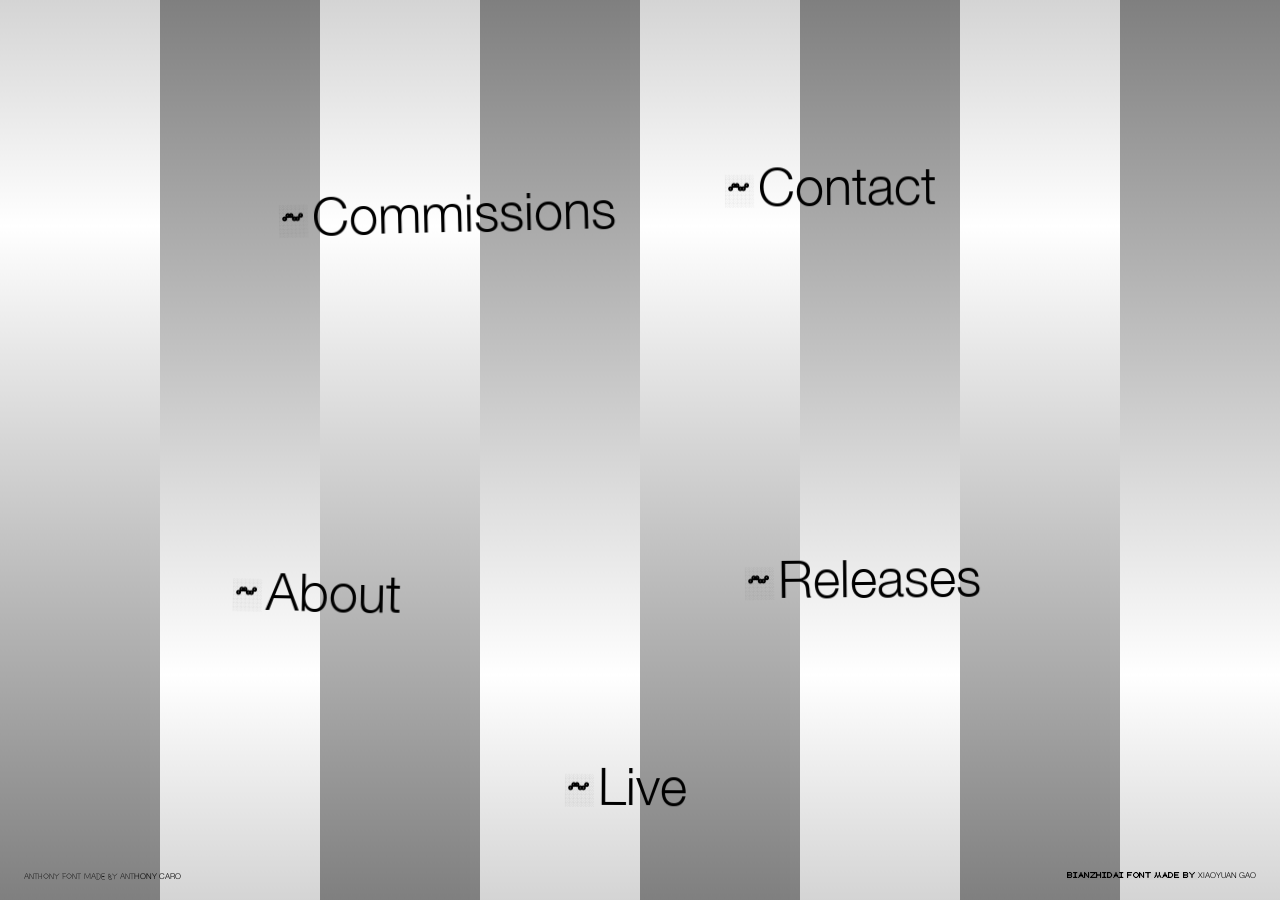
<file: index.html>
<!DOCTYPE html>

<html lang="en">
<head>

<link rel="canonical" href="https://erikmettavainio.info">

<meta property="og:type" content="website">
<meta property="og:title" content="Erik Mettävainio | Electro-acoustic Composer">
<meta property="og:description" content="Swedish electro-acoustic composer based in Stockholm.">
<meta property="og:url" content="https://erikmettavainio.info">
<meta property="og:image" content="https://erikmettavainio.info/preview.jpg">

<meta name="twitter:card" content="summary_large_image">
<meta name="twitter:title" content="Erik Mettävainio | Electro-acoustic Composer">
<meta name="twitter:description" content="Swedish electro-acoustic composer based in Stockholm.">
<meta name="twitter:image" content="https://erikmettavainio.info/preview.jpg">

<script type="application/ld+json">
{
  "@context": "https://schema.org",
  "@type": "Person",
  "name": "Erik Mettävainio",
  "url": "https://erikmettavainio.info",
  "jobTitle": "Electro-acoustic Composer",
  "description": "Swedish electro-acoustic composer based in Stockholm.",
  "sameAs": [
  "https://erikmettavainio.bandcamp.com",
  "https://www.instagram.com/ebmett1000000",
  "https://open.spotify.com/artist/6Z82xvXreZVAIDY9YG9X0H"
]
}
</script>

<meta charset="UTF-8">
<meta name="viewport" content="width=device-width, initial-scale=1.0">

<link rel="icon" type="image/png" href="favicon.png">

<title>Erik Mettävainio - Electro-acoustic composer</title>
  <meta name="description"
content="Erik Mettävainio is a Swedish electro-acoustic composer based in Stockholm.">

<style>
@font-face {
  font-family: "Bianzhidai";
  src: url("assets/fonts/bianzhidai.otf") format("opentype");
}

@font-face {
  font-family: "Anthony";
  src: url("assets/fonts/Anthony.otf") format("opentype");
}

@font-face {
  font-family: "HelveticaCustom";
  src: url("assets/fonts/helveticaneue-light.woff2") format("woff2");
}

* {
  margin: 0;
  padding: 0;
  box-sizing: border-box;
}

html {
  background: white;
  transition: filter 0.15s ease;
}

html.invert-click {
  filter: invert(1);
}

body {
  background: white;
  color: black;
  font-family: "HelveticaCustom", Helvetica, Arial, sans-serif;
  font-weight: 300;
  overflow: hidden;
}

.home-page {
  width: 100vw;
  height: 100vh;
  position: relative;
}

/* BACKGROUND */

.gradient-background {
  position: fixed;
  inset: 0;
  display: flex;
  overflow: hidden;
  z-index: 0;
  pointer-events: none;
}

.gradient-band {
  flex: 1;
  height: 100%;
  overflow: hidden;
  position: relative;
}

.gradient-band::before {
  content: "";
  position: absolute;
  left: 0;
  top: -100%;
  width: 100%;
  height: 300%;
  background: linear-gradient(
    to bottom,
    #000 0%,
    #fff 50%,
    #000 100%
  );
  transform: translateY(var(--shift));
  will-change: transform;
}

/* NAVIGATION */

.nav-link {
  position: absolute;
  z-index: 2;
  color: black;
  text-decoration: none;
  font-size: 52px;
  font-weight: 300;
  line-height: 1;
  transition: opacity .2s ease;
}

.nav-link:hover {
  opacity: .6;
}

.tilde {
  font-family: "Bianzhidai", monospace;
  font-size: 32px;
  margin-right: 4px;
  vertical-align: 5px;
}

.font-react-letter {
  display: inline-block;
  transition: font-family 0.08s ease;
}

.font-react-letter.touched-bianzhidai {
  font-family: "Bianzhidai", monospace;
}

.font-react-letter.touched-anthony {
  font-family: "Anthony", serif;
}

/* CREDIT */

.font-credit {
  position: fixed;
  bottom: 20px;
  font-size: 8px;
  line-height: 1;
  color: black;
  z-index: 10;
}

.font-credit-bianzhidai {
  right: 24px;
}

.font-credit-anthony {
  left: 24px;
}

.font-credit-letter,
.font-credit-letter-anthony {
  display: inline-block;
  transition: font-family 0.12s ease;
}

.font-credit-bianzhidai .font-credit-letter.active {
  font-family: "Bianzhidai", monospace;
}

.font-credit-anthony .font-credit-letter.active {
  font-family: "Anthony", serif;
}

.font-credit-letter.active {
  font-family: "Bianzhidai", monospace;
}

.font-credit-letter-anthony.active {
  font-family: "Anthony", serif;
}

/* MOBILE */

@media (max-width: 700px) {
  body {
    overflow: hidden;
  }

  .home-page {
    width: 100vw;
    height: 100vh;
    position: relative;
  }

  .nav-link {
    position: absolute;
    font-size: 32px;
    margin-bottom: 0;
  }

  .tilde {
    font-size: 24px;
    vertical-align: 3px;
  }

  .font-credit {
    font-size: 7px;
    bottom: 14px;
  }

  .font-credit-bianzhidai {
    right: 14px;
  }

  .font-credit-anthony {
    left: 14px;
  }
}
</style>

</head>

<body>

<main class="home-page">

  <div class="gradient-background" id="gradientBackground"></div>

<a class="nav-link" href="about.html"><span class="tilde">~</span>About</a><a class="nav-link" href="contact.html"><span class="tilde">~</span>Contact</a><a class="nav-link" href="releases.html"><span class="tilde">~</span>Releases</a><a class="nav-link" href="commissions.html"><span class="tilde">~</span>Commissions</a><a class="nav-link" href="live.html"><span class="tilde">~</span>Live</a>

  <p class="font-credit font-credit-anthony">
    ANTHONY FONT MADE BY ANTHONY CARO
  </p>

  <p class="font-credit font-credit-bianzhidai">
    BIANZHIDAI FONT MADE BY XIAOYUAN GAO
  </p>

</main>

<script>
const bandCount = 8;
const gradientBackground = document.getElementById("gradientBackground");
const gradientBands = [];

let backgroundMouseX = window.innerWidth / 2;
let backgroundMouseY = window.innerHeight / 2;

let gyroX = 0;
let gyroY = 0;
let hasGyro = false;

const hasFinePointer = window.matchMedia("(hover: hover) and (pointer: fine)").matches;

for (let i = 0; i < bandCount; i++) {
  const band = document.createElement("div");
  band.className = "gradient-band";
  gradientBackground.appendChild(band);

  gradientBands.push({
    element: band,
    currentShift: 0
  });
}

window.addEventListener("mousemove", (e) => {
  if (!hasFinePointer) return;

  backgroundMouseX = e.clientX;
  backgroundMouseY = e.clientY;
});

function enableGyro() {
  if (!window.DeviceOrientationEvent) return;

  const startGyro = () => {
    window.addEventListener("deviceorientation", (e) => {
      if (e.beta === null || e.gamma === null) return;

      hasGyro = true;

      gyroX = Math.max(-1, Math.min(1, e.gamma / 35));
      gyroY = Math.max(-1, Math.min(1, e.beta / 45));
    });
  };

  if (typeof DeviceOrientationEvent.requestPermission === "function") {
    const requestGyroPermission = async () => {
      try {
        const permission = await DeviceOrientationEvent.requestPermission();
        if (permission === "granted") startGyro();
      } catch (error) {
        console.log("Gyro permission was not granted.");
      }
    };

    document.body.addEventListener("click", requestGyroPermission, { once: true });
    document.body.addEventListener("touchstart", requestGyroPermission, { once: true });
  } else {
    startGyro();
  }
}

enableGyro();

function animateGradientBackground(time) {
  const width = window.innerWidth;
  const height = window.innerHeight;
  const bandWidth = width / bandCount;

  gradientBands.forEach((band, i) => {
    const base = i % 2 === 0 ? -height * 0.25 : height * 0.25;
    let targetShift;

    if (hasFinePointer) {
      const bandCenterX = i * bandWidth + bandWidth / 2;
      const distanceX = Math.abs(backgroundMouseX - bandCenterX);
      const influence = Math.max(0, 1 - distanceX / 280);

      const distanceY = backgroundMouseY - height / 2;
      const repel = -distanceY * influence * 1.1;

      targetShift = base + repel;
    } else {
      const wave = Math.sin(time * 0.0007 + i * 0.9) * height * 0.18;

      const gyroMove = hasGyro
        ? gyroY * height * 0.35 + gyroX * height * 0.12 * Math.sin(i * 0.9)
        : 0;

      targetShift = base + wave + gyroMove;
    }

    band.currentShift += (targetShift - band.currentShift) * 0.08;

    band.element.style.setProperty(
      "--shift",
      `${band.currentShift}px`
    );
  });

  requestAnimationFrame(animateGradientBackground);
}

requestAnimationFrame(animateGradientBackground);

const links = document.querySelectorAll(".nav-link");

/* Wrap visible nav text in letter spans */

links.forEach(link => {
  const textNodes = [];

  const walker = document.createTreeWalker(
    link,
    NodeFilter.SHOW_TEXT,
    null
  );

  while (walker.nextNode()) {
    textNodes.push(walker.currentNode);
  }

  textNodes.forEach(node => {
    const fragment = document.createDocumentFragment();

    [...node.textContent].forEach(char => {
      const span = document.createElement("span");
      span.textContent = char;
      span.className = "font-react-letter";
      fragment.appendChild(span);
    });

    node.replaceWith(fragment);
  });
});

/* Floating/random nav */

const desktopZones = [
  { x: 18, y: 18 },
  { x: 62, y: 18 },
  { x: 14, y: 62 },
  { x: 58, y: 66 },
  { x: 42, y: 82 }
];

const mobileZones = [
  { x: 8, y: 14 },
  { x: 52, y: 18 },
  { x: 10, y: 58 },
  { x: 48, y: 64 },
  { x: 28, y: 82 }
];

function shuffle(array) {
  return array.sort(() => Math.random() - 0.5);
}

function clamp(value, min, max) {
  return Math.max(min, Math.min(max, value));
}

const isMobile = window.innerWidth <= 700;
const activeZones = isMobile ? mobileZones : desktopZones;
const shuffledZones = shuffle([...activeZones]);

if (isMobile) {
  links.forEach((link, index) => {
    const zone = shuffledZones[index];

    const x = zone.x + (Math.random() * 8 - 4);
    const y = zone.y + (Math.random() * 6 - 3);

    link.style.left = x + "vw";
    link.style.top = y + "vh";
    link.style.transform = "none";
  });
} else {
  const movers = [];

  links.forEach((link, index) => {
    const zone = shuffledZones[index];

    const x = (zone.x + (Math.random() * 12 - 6)) / 100 * window.innerWidth;
    const y = (zone.y + (Math.random() * 10 - 5)) / 100 * window.innerHeight;

    movers.push({
      element: link,
      x,
      y,
      vx: (Math.random() - 0.5) * 0.25,
      vy: (Math.random() - 0.5) * 0.25,
      rotation: Math.random() * 8 - 4,
      vr: (Math.random() - 0.5) * 0.025
    });
  });

  function animate() {
    movers.forEach(item => {
      const rect = item.element.getBoundingClientRect();

      item.x += item.vx;
      item.y += item.vy;
      item.rotation += item.vr;

      if (item.x <= 0 || item.x + rect.width >= window.innerWidth) {
        item.vx *= -1;
      }

      if (item.y <= 0 || item.y + rect.height >= window.innerHeight) {
        item.vy *= -1;
      }

      item.x = clamp(item.x, 0, window.innerWidth - rect.width);
      item.y = clamp(item.y, 0, window.innerHeight - rect.height);

      item.element.style.left = item.x + "px";
      item.element.style.top = item.y + "px";
      item.element.style.transform = `rotate(${item.rotation}deg)`;
    });

    requestAnimationFrame(animate);
  }

  animate();
}

/* Font-react cursor effect */

const letters = document.querySelectorAll(".font-react-letter");
const radius = 70;
const reactiveFontClasses = ["touched-bianzhidai", "touched-anthony"];

document.addEventListener("mousemove", e => {
  letters.forEach(letter => {
    const rect = letter.getBoundingClientRect();

    const dx = e.clientX - (rect.left + rect.width / 2);
    const dy = e.clientY - (rect.top + rect.height / 2);
    const distance = Math.hypot(dx, dy);
    const isTouched = distance < radius;

    if (isTouched && !letter.dataset.reactiveFont) {
      const chosenClass = Math.random() < 0.5
        ? "touched-bianzhidai"
        : "touched-anthony";

      letter.dataset.reactiveFont = chosenClass;
      letter.classList.add(chosenClass);
    }

    if (!isTouched && letter.dataset.reactiveFont) {
      letter.classList.remove(letter.dataset.reactiveFont);
      delete letter.dataset.reactiveFont;
    }
  });
});

/* Click invert */

const invertTargets = document.querySelectorAll(".nav-link");

invertTargets.forEach(target => {

  target.addEventListener("mouseenter", () => {
    document.documentElement.classList.add("invert-click");
  });

  target.addEventListener("mouseleave", () => {
    document.documentElement.classList.remove("invert-click");
  });

});

/* Credit ripple */

function setupRipple(selector, activeClass) {
  const credit = document.querySelector(selector);
  if (!credit) return;

  const text = credit.textContent.trim();
  credit.innerHTML = "";

  [...text].forEach(char => {
    const span = document.createElement("span");
    span.textContent = char === " " ? "\u00A0" : char;
    span.className = activeClass;
    credit.appendChild(span);
  });

  const letters = credit.querySelectorAll(`.${activeClass}`);

  function ripple() {
    letters.forEach((letter, index) => {
      setTimeout(() => {
        letter.classList.add("active");

        setTimeout(() => {
          letter.classList.remove("active");
        }, 1550);
      }, index * 55);
    });
  }

  ripple();
  setInterval(ripple, 4000);
}

setupRipple(".font-credit-bianzhidai", "font-credit-letter");
setupRipple(".font-credit-anthony", "font-credit-letter-anthony");

</script>

</body>
</html>
</file>
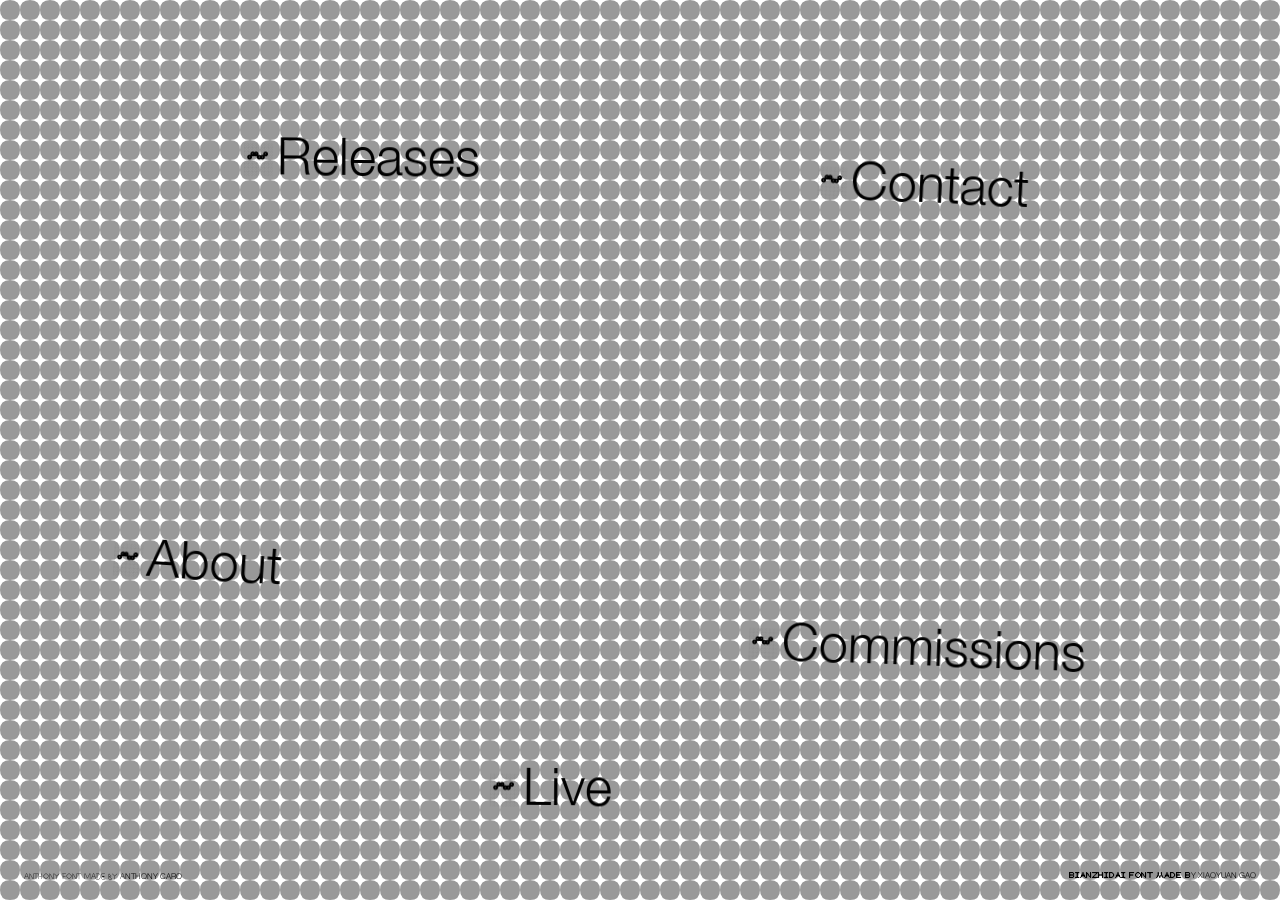
<file: 2index.html>
<!DOCTYPE html>

<html lang="en">
<head>

<link rel="canonical" href="https://erikmettavainio.info">

<meta property="og:type" content="website">
<meta property="og:title" content="Erik Mettävainio | Electro-acoustic Composer">
<meta property="og:description" content="Swedish electro-acoustic composer based in Stockholm.">
<meta property="og:url" content="https://erikmettavainio.info">
<meta property="og:image" content="https://erikmettavainio.info/preview.jpg">

<meta name="twitter:card" content="summary_large_image">
<meta name="twitter:title" content="Erik Mettävainio | Electro-acoustic Composer">
<meta name="twitter:description" content="Swedish electro-acoustic composer based in Stockholm.">
<meta name="twitter:image" content="https://erikmettavainio.info/preview.jpg">

<script type="application/ld+json">
{
  "@context": "https://schema.org",
  "@type": "Person",
  "name": "Erik Mettävainio",
  "url": "https://erikmettavainio.info",
  "jobTitle": "Electro-acoustic Composer",
  "description": "Swedish electro-acoustic composer based in Stockholm.",
  "sameAs": [
  "https://erikmettavainio.bandcamp.com",
  "https://www.instagram.com/ebmett1000000",
  "https://open.spotify.com/artist/6Z82xvXreZVAIDY9YG9X0H"
]
}
</script>

<meta charset="UTF-8">
<meta name="viewport" content="width=device-width, initial-scale=1.0">

<link rel="icon" type="image/png" href="favicon.png">

<title>Erik Mettävainio - Electro-acoustic composer</title>
  <meta name="description"
content="Erik Mettävainio is a Swedish electro-acoustic composer based in Stockholm.">

<style>
@font-face {
  font-family: "Bianzhidai";
  src: url("assets/fonts/bianzhidai.otf") format("opentype");
}

@font-face {
  font-family: "Anthony";
  src: url("assets/fonts/Anthony.otf") format("opentype");
}

@font-face {
  font-family: "HelveticaCustom";
  src: url("assets/fonts/helveticaneue-light.woff2") format("woff2");
}

* {
  margin: 0;
  padding: 0;
  box-sizing: border-box;
}

html {
  background: white;
  transition: filter 0.15s ease;
}

html.invert-click {
  filter: invert(1);
}

body {
  background: white;
  color: black;
  font-family: "HelveticaCustom", Helvetica, Arial, sans-serif;
  font-weight: 300;
  overflow: hidden;
}

.home-page {
  width: 100vw;
  height: 100vh;
  position: relative;
}

/* BACKGROUND */
.gradient-background {
  position: fixed;
  inset: 0;
  z-index: 0;
  pointer-events: none;
  overflow: hidden;
}
.gradient-background canvas {
  display: block;
  width: 100%;
  height: 100%;
}

/* NAVIGATION */

.nav-link {
  position: absolute;
  z-index: 2;
  color: black;
  text-decoration: none;
  font-size: 52px;
  font-weight: 300;
  line-height: 1;
  transition: opacity .2s ease;
}

.nav-link:hover {
  opacity: .6;
}

.tilde {
  font-family: "Bianzhidai", monospace;
  font-size: 32px;
  margin-right: 4px;
  vertical-align: 5px;
}

.font-react-letter {
  display: inline-block;
  transition: font-family 0.08s ease;
}

.font-react-letter.touched-bianzhidai {
  font-family: "Bianzhidai", monospace;
}

.font-react-letter.touched-anthony {
  font-family: "Anthony", serif;
}

/* CREDIT */

.font-credit {
  position: fixed;
  bottom: 20px;
  font-size: 8px;
  line-height: 1;
  color: black;
  z-index: 10;
}

.font-credit-bianzhidai {
  right: 24px;
}

.font-credit-anthony {
  left: 24px;
}

.font-credit-letter,
.font-credit-letter-anthony {
  display: inline-block;
  transition: font-family 0.12s ease;
}

.font-credit-bianzhidai .font-credit-letter.active {
  font-family: "Bianzhidai", monospace;
}

.font-credit-anthony .font-credit-letter.active {
  font-family: "Anthony", serif;
}

.font-credit-letter.active {
  font-family: "Bianzhidai", monospace;
}

.font-credit-letter-anthony.active {
  font-family: "Anthony", serif;
}

/* MOBILE */

@media (max-width: 700px) {
  body {
    overflow: hidden;
  }

  .home-page {
    width: 100vw;
    height: 100vh;
    position: relative;
  }

  .nav-link {
    position: absolute;
    font-size: 32px;
    margin-bottom: 0;
  }

  .tilde {
    font-size: 24px;
    vertical-align: 3px;
  }

  .font-credit {
    font-size: 7px;
    bottom: 14px;
  }

  .font-credit-bianzhidai {
    right: 14px;
  }

  .font-credit-anthony {
    left: 14px;
  }
}
</style>

</head>

<body>

<main class="home-page">

  <div class="gradient-background" id="gradientBackground"><canvas id="shapeCanvas" aria-hidden="true"></canvas></div>

<a class="nav-link" href="about.html"><span class="tilde">~</span>About</a><a class="nav-link" href="contact.html"><span class="tilde">~</span>Contact</a><a class="nav-link" href="releases.html"><span class="tilde">~</span>Releases</a><a class="nav-link" href="commissions.html"><span class="tilde">~</span>Commissions</a><a class="nav-link" href="live.html"><span class="tilde">~</span>Live</a>

  <p class="font-credit font-credit-anthony">
    ANTHONY FONT MADE BY ANTHONY CARO
  </p>

  <p class="font-credit font-credit-bianzhidai">
    BIANZHIDAI FONT MADE BY XIAOYUAN GAO
  </p>

</main>

<script>
/* Optimized circle-to-square background: static grid + small dirty region. */
const canvas = document.getElementById("shapeCanvas");
const ctx = canvas.getContext("2d", { alpha: false });
const CELL = 20;
const INFLUENCE_RADIUS = 190;
const SHAPE_COLOR = "#999999";
const BACKGROUND_COLOR = "#ffffff";
const pointer = { x: -10000, y: -10000, active: false };
const staticCanvas = document.createElement("canvas");
const staticCtx = staticCanvas.getContext("2d", { alpha: false });
let width, height, columns, rows, dpr, morph, dirty = null, framePending = false;

function drawShape(context, x, y, radius) {
  const r = radius, right = x + CELL, bottom = y + CELL;
  context.moveTo(x + r, y);
  context.lineTo(right - r, y);
  context.quadraticCurveTo(right, y, right, y + r);
  context.lineTo(right, bottom - r);
  context.quadraticCurveTo(right, bottom, right - r, bottom);
  context.lineTo(x + r, bottom);
  context.quadraticCurveTo(x, bottom, x, bottom - r);
  context.lineTo(x, y + r);
  context.quadraticCurveTo(x, y, x + r, y);
  context.closePath();
}

function resizeGrid() {
  width = window.innerWidth;
  height = window.innerHeight;
  // One canvas pixel per CSS pixel keeps the background light on high-DPI screens.
  dpr = 1;
  canvas.width = staticCanvas.width = Math.ceil(width * dpr);
  canvas.height = staticCanvas.height = Math.ceil(height * dpr);
  ctx.setTransform(dpr, 0, 0, dpr, 0, 0);
  staticCtx.setTransform(dpr, 0, 0, dpr, 0, 0);
  columns = Math.ceil(width / CELL);
  rows = Math.ceil(height / CELL);
  morph = new Float32Array(columns * rows);
  staticCtx.fillStyle = BACKGROUND_COLOR;
  staticCtx.fillRect(0, 0, width, height);
  staticCtx.fillStyle = SHAPE_COLOR;
  staticCtx.beginPath();
  for (let row = 0; row < rows; row++) {
    for (let col = 0; col < columns; col++) {
      drawShape(staticCtx, col * CELL, row * CELL, CELL / 2);
    }
  }
  staticCtx.fill();
  ctx.drawImage(staticCanvas, 0, 0);
  dirty = null;
  requestDraw();
}

function pointerRegion() {
  if (!pointer.active) return null;
  return {
    left: Math.max(0, Math.floor((pointer.x - INFLUENCE_RADIUS) / CELL)),
    top: Math.max(0, Math.floor((pointer.y - INFLUENCE_RADIUS) / CELL)),
    right: Math.min(columns - 1, Math.floor((pointer.x + INFLUENCE_RADIUS) / CELL)),
    bottom: Math.min(rows - 1, Math.floor((pointer.y + INFLUENCE_RADIUS) / CELL))
  };
}

function requestDraw() {
  if (!framePending) {
    framePending = true;
    requestAnimationFrame(drawGrid);
  }
}

function drawGrid() {
  framePending = false;
  const region = pointerRegion();
  if (!region && !dirty) return;
  // Redraw only the previous and current cursor areas, not the entire screen.
  const area = dirty && region ? {
    left: Math.min(dirty.left, region.left),
    top: Math.min(dirty.top, region.top),
    right: Math.max(dirty.right, region.right),
    bottom: Math.max(dirty.bottom, region.bottom)
  } : (dirty || region);
  const x = area.left * CELL, y = area.top * CELL;
  const w = Math.min(width - x, (area.right - area.left + 1) * CELL);
  const h = Math.min(height - y, (area.bottom - area.top + 1) * CELL);
  ctx.drawImage(staticCanvas, x, y, w, h, x, y, w, h);
  ctx.fillStyle = SHAPE_COLOR;
  ctx.beginPath();
  let stillMoving = false;
  let nextDirty = null;
  for (let row = area.top; row <= area.bottom; row++) {
    for (let col = area.left; col <= area.right; col++) {
      const index = row * columns + col;
      let target = 0;
      if (region && col >= region.left && col <= region.right && row >= region.top && row <= region.bottom) {
        const dx = (col + 0.5) * CELL - pointer.x;
        const dy = (row + 0.5) * CELL - pointer.y;
        const proximity = Math.max(0, 1 - Math.sqrt(dx * dx + dy * dy) / INFLUENCE_RADIUS);
        target = proximity * proximity * (3 - 2 * proximity);
      }
      let value = morph[index];
      if (Math.abs(target - value) > 0.004) {
        value += (target - value) * 0.24;
        stillMoving = true;
      } else {
        value = target;
      }
      morph[index] = value;
      if (value > 0.001) {
        drawShape(ctx, col * CELL, row * CELL, CELL * 0.5 * (1 - value));
        if (!nextDirty) nextDirty = { left: col, right: col, top: row, bottom: row };
        else {
          nextDirty.left = Math.min(nextDirty.left, col);
          nextDirty.right = Math.max(nextDirty.right, col);
          nextDirty.top = Math.min(nextDirty.top, row);
          nextDirty.bottom = Math.max(nextDirty.bottom, row);
        }
      }
    }
  }
  ctx.fill();
  dirty = nextDirty;
  if (stillMoving) requestDraw();
}

window.addEventListener("resize", resizeGrid);
window.addEventListener("pointermove", e => {
  pointer.x = e.clientX;
  pointer.y = e.clientY;
  pointer.active = true;
  requestDraw();
}, { passive: true });
window.addEventListener("pointerleave", () => { pointer.active = false; requestDraw(); });
window.addEventListener("pointercancel", () => { pointer.active = false; requestDraw(); });
resizeGrid();

const links = document.querySelectorAll(".nav-link");

/* Wrap visible nav text in letter spans */

links.forEach(link => {
  const textNodes = [];

  const walker = document.createTreeWalker(
    link,
    NodeFilter.SHOW_TEXT,
    null
  );

  while (walker.nextNode()) {
    textNodes.push(walker.currentNode);
  }

  textNodes.forEach(node => {
    const fragment = document.createDocumentFragment();

    [...node.textContent].forEach(char => {
      const span = document.createElement("span");
      span.textContent = char;
      span.className = "font-react-letter";
      fragment.appendChild(span);
    });

    node.replaceWith(fragment);
  });
});

/* Floating/random nav */

const desktopZones = [
  { x: 18, y: 18 },
  { x: 62, y: 18 },
  { x: 14, y: 62 },
  { x: 58, y: 66 },
  { x: 42, y: 82 }
];

const mobileZones = [
  { x: 8, y: 14 },
  { x: 52, y: 18 },
  { x: 10, y: 58 },
  { x: 48, y: 64 },
  { x: 28, y: 82 }
];

function shuffle(array) {
  return array.sort(() => Math.random() - 0.5);
}

function clamp(value, min, max) {
  return Math.max(min, Math.min(max, value));
}

const isMobile = window.innerWidth <= 700;
const activeZones = isMobile ? mobileZones : desktopZones;
const shuffledZones = shuffle([...activeZones]);

if (isMobile) {
  links.forEach((link, index) => {
    const zone = shuffledZones[index];

    const x = zone.x + (Math.random() * 8 - 4);
    const y = zone.y + (Math.random() * 6 - 3);

    link.style.left = x + "vw";
    link.style.top = y + "vh";
    link.style.transform = "none";
  });
} else {
  const movers = [];

  links.forEach((link, index) => {
    const zone = shuffledZones[index];

    const x = (zone.x + (Math.random() * 12 - 6)) / 100 * window.innerWidth;
    const y = (zone.y + (Math.random() * 10 - 5)) / 100 * window.innerHeight;

    movers.push({
      element: link,
      x,
      y,
      vx: (Math.random() - 0.5) * 0.25,
      vy: (Math.random() - 0.5) * 0.25,
      rotation: Math.random() * 8 - 4,
      vr: (Math.random() - 0.5) * 0.025
    });
  });

  function animate() {
    movers.forEach(item => {
      const rect = item.element.getBoundingClientRect();

      item.x += item.vx;
      item.y += item.vy;
      item.rotation += item.vr;

      if (item.x <= 0 || item.x + rect.width >= window.innerWidth) {
        item.vx *= -1;
      }

      if (item.y <= 0 || item.y + rect.height >= window.innerHeight) {
        item.vy *= -1;
      }

      item.x = clamp(item.x, 0, window.innerWidth - rect.width);
      item.y = clamp(item.y, 0, window.innerHeight - rect.height);

      item.element.style.left = item.x + "px";
      item.element.style.top = item.y + "px";
      item.element.style.transform = `rotate(${item.rotation}deg)`;
    });

    requestAnimationFrame(animate);
  }

  animate();
}

/* Font-react cursor effect */

const letters = document.querySelectorAll(".font-react-letter");
const radius = 70;
const reactiveFontClasses = ["touched-bianzhidai", "touched-anthony"];

document.addEventListener("mousemove", e => {
  letters.forEach(letter => {
    const rect = letter.getBoundingClientRect();

    const dx = e.clientX - (rect.left + rect.width / 2);
    const dy = e.clientY - (rect.top + rect.height / 2);
    const distance = Math.hypot(dx, dy);
    const isTouched = distance < radius;

    if (isTouched && !letter.dataset.reactiveFont) {
      const chosenClass = Math.random() < 0.5
        ? "touched-bianzhidai"
        : "touched-anthony";

      letter.dataset.reactiveFont = chosenClass;
      letter.classList.add(chosenClass);
    }

    if (!isTouched && letter.dataset.reactiveFont) {
      letter.classList.remove(letter.dataset.reactiveFont);
      delete letter.dataset.reactiveFont;
    }
  });
});

/* Click invert */

const invertTargets = document.querySelectorAll(".nav-link");

invertTargets.forEach(target => {

  target.addEventListener("mouseenter", () => {
    document.documentElement.classList.add("invert-click");
  });

  target.addEventListener("mouseleave", () => {
    document.documentElement.classList.remove("invert-click");
  });

});

/* Credit ripple */

function setupRipple(selector, activeClass) {
  const credit = document.querySelector(selector);
  if (!credit) return;

  const text = credit.textContent.trim();
  credit.innerHTML = "";

  [...text].forEach(char => {
    const span = document.createElement("span");
    span.textContent = char === " " ? "\u00A0" : char;
    span.className = activeClass;
    credit.appendChild(span);
  });

  const letters = credit.querySelectorAll(`.${activeClass}`);

  function ripple() {
    letters.forEach((letter, index) => {
      setTimeout(() => {
        letter.classList.add("active");

        setTimeout(() => {
          letter.classList.remove("active");
        }, 1550);
      }, index * 55);
    });
  }

  ripple();
  setInterval(ripple, 4000);
}

setupRipple(".font-credit-bianzhidai", "font-credit-letter");
setupRipple(".font-credit-anthony", "font-credit-letter-anthony");

</script>

</body>
</html>
</file>
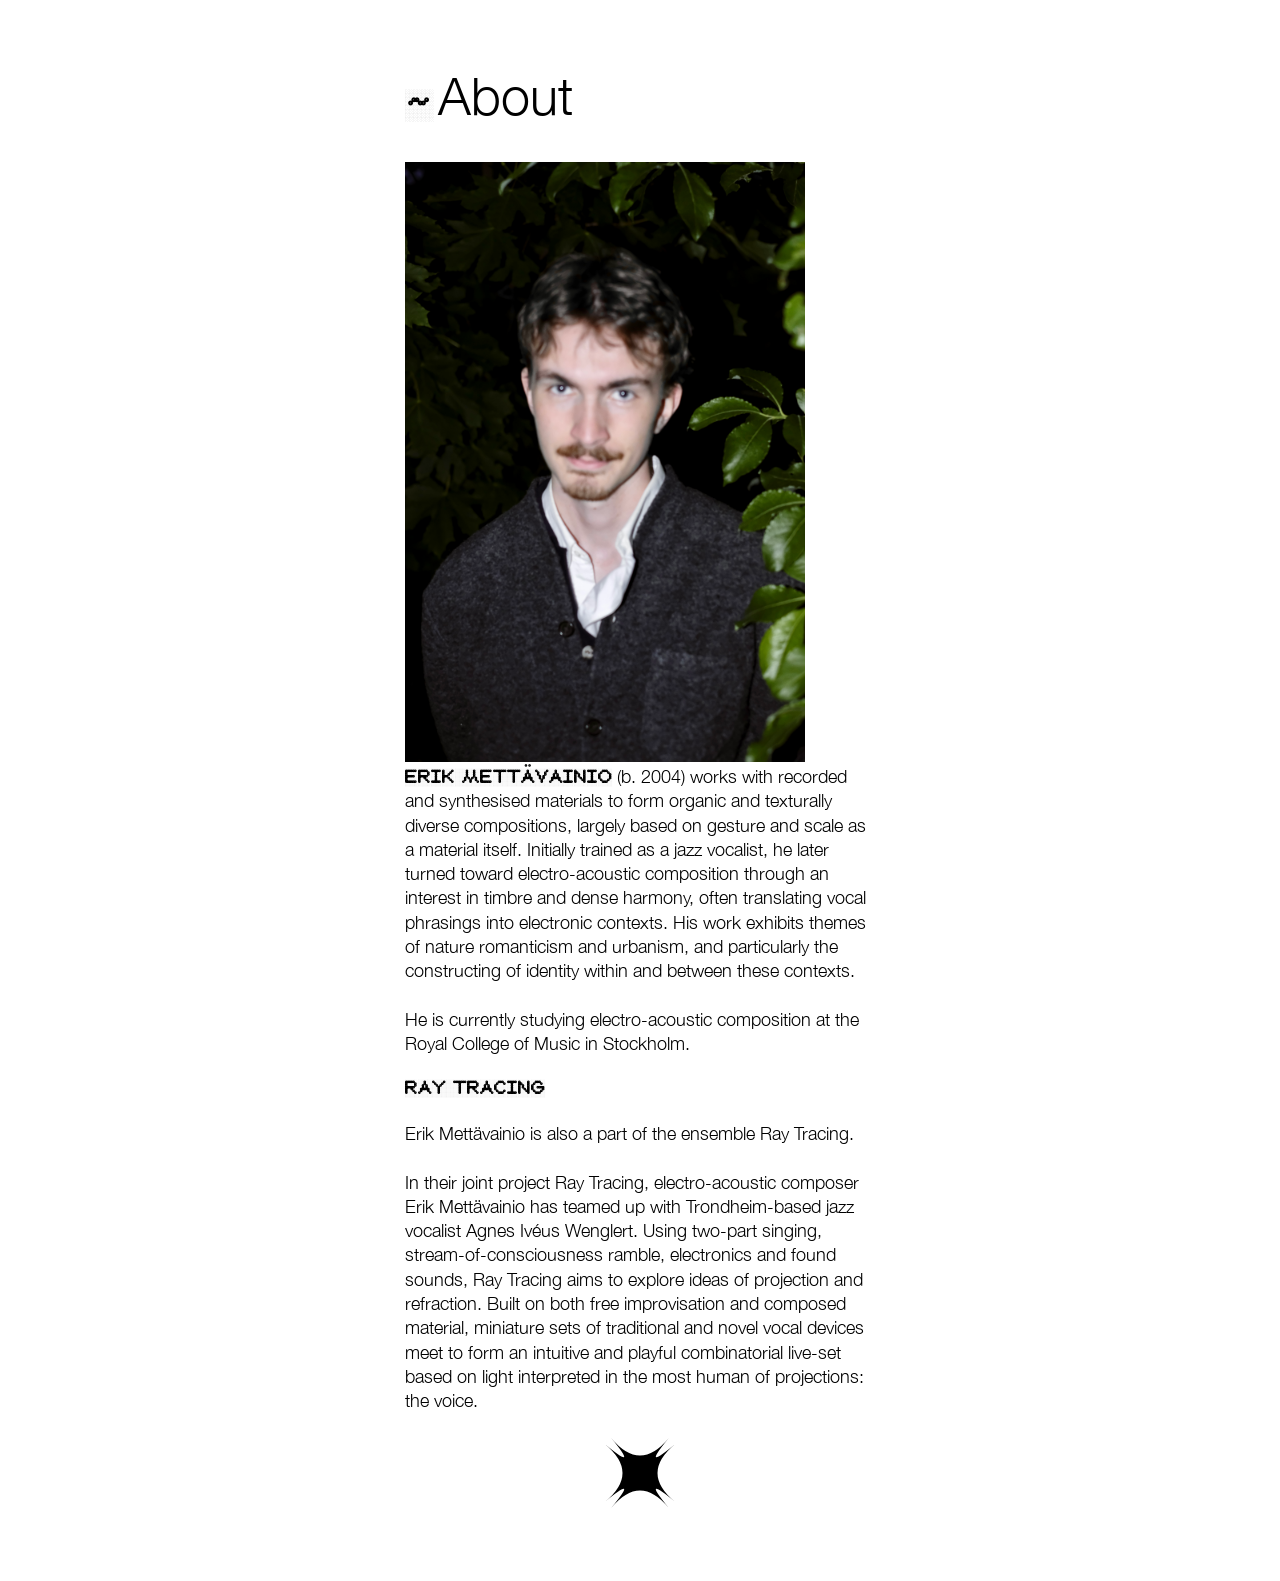
<file: about.html>
<!DOCTYPE html>
<html lang="en">
<head>
<meta charset="UTF-8">
<meta name="viewport" content="width=device-width, initial-scale=1.0">

<link rel="icon" type="image/png" href="favicon.png">

<title>About — Erik Mettävainio</title>
  <meta name="description"
content="Erik Mettävainio is a Swedish electro-acoustic composer based in Stockholm.">

<style>
@font-face {
  font-family: "Bianzhidai";
  src: url("assets/fonts/bianzhidai.otf") format("opentype");
}

@font-face {
  font-family: "HelveticaCustom";
  src: url("assets/fonts/helveticaneue-light.woff2") format("woff2");
}

* {
  margin: 0;
  padding: 0;
  box-sizing: border-box;
}

html {
  background: white;
  transition: filter 0.15s ease;
}

html.invert-click {
  filter: invert(1);
}

body {
  background: white;
  color: black;
  font-family: "HelveticaCustom", Helvetica, Arial, sans-serif;
  font-weight: 300;
}

.about-page {
  min-height: 100vh;
  display: flex;
  justify-content: center;
  padding: 70px 24px;
}

.about-container {
  width: 100%;
  max-width: 470px;
}

.page-title {
  font-size: 52px;
  font-weight: 300;
  margin-bottom: 40px;
  line-height: 1;
}

.tilde {
  font-family: "Bianzhidai", monospace;
  font-size: 32px;
  margin-right: 4px;
}

.font-react-letter {
  display: inline-block;
  transition: font-family 0.08s ease;
}

.font-react-letter.touched {
  font-family: "Bianzhidai", monospace;
}

.profile-image {
  width: 100%;
  max-width: 400px;
  height: auto;
}

.bio {
  font-size: 18px;
  line-height: 1.35;
  font-weight: 300;
}

.bio p {
  margin-bottom: 24px;
}

.name {
  font-family: "Bianzhidai", monospace;
  font-size: 18px;
  line-height: 1;
}

.birth-year {
  font-size: 18px;
  font-weight: 300;
}

.star-wrapper {
  display: flex;
  justify-content: center;
  margin-top: 20px;
}

.star-link {
  display: inline-block;
}

.star {
  width: 70px;
  transition: transform .4s ease, opacity .3s ease;
}

.star {
  width: 70px;
  transition: opacity .2s ease;
}

.star-link {
  display: inline-block;
  text-decoration: none;
  transition: none;
}

.star-link:hover {
  opacity: 1;
  transform: none;
}

.star {
  width: 70px;
  transition: filter .2s ease;
}

.star-link:hover .star {
  filter: blur(4px);
}

.sub-rubric {
  font-family: "Bianzhidai", monospace;
  font-size: 18px;
  line-height: 1;
  margin-bottom: 24px;
}

@media (max-width: 600px) {
  .page-title {
    font-size: 42px;
  }

  .tilde {
    font-size: 28px;
  }

  .bio,
  .name,
  .birth-year {
    font-size: 17px;
  }
}
</style>
</head>

<body>

<main class="about-page">
  <section class="about-container">

    <h1 class="page-title">
      <span class="tilde">~</span><span class="reactive-header">About</span>
    </h1>

    <img
      class="profile-image"
      src="assets/about_image.png"
      alt="Erik Mettävainio"
    >

    <div class="bio">
  <p>
    <span class="name">ERIK METTÄVAINIO</span>
    <span class="birth-year">(b. 2004)</span>
    works with recorded and synthesised materials to form organic and texturally diverse compositions, largely based on gesture and scale as a material itself. Initially trained as a jazz vocalist, he later turned toward electro-acoustic composition through an interest in timbre and dense harmony, often translating vocal phrasings into electronic contexts. His work exhibits themes of nature romanticism and urbanism, and particularly the constructing of identity within and between these contexts.
  </p>

  <p>
    He is currently studying electro-acoustic composition at the Royal College of Music in Stockholm.
  </p>

  <p class="sub-rubric">RAY TRACING</p>

  <p>
    Erik Mettävainio is also a part of the ensemble Ray Tracing.
  </p>

  <p>
    In their joint project Ray Tracing, electro-acoustic composer Erik Mettävainio has teamed up with Trondheim-based jazz vocalist Agnes Ivéus Wenglert. Using two-part singing, stream-of-consciousness ramble, electronics and found sounds, Ray Tracing aims to explore ideas of projection and refraction. Built on both free improvisation and composed material, miniature sets of traditional and novel vocal devices meet to form an intuitive and playful combinatorial live-set based on light interpreted in the most human of projections: the voice.
  </p>
</div>

    <div class="star-wrapper">
      <a href="index.html" class="star-link">
        <img
          class="star"
          src="assets/about_star.svg"
          alt="Home"
        >
      </a>
    </div>

  </section>
</main>

<script>
/* Header font-react effect */

document.querySelectorAll(".reactive-header").forEach(element => {
  const text = element.textContent;
  element.innerHTML = "";

  [...text].forEach(char => {
    const span = document.createElement("span");
    span.textContent = char;
    span.className = "font-react-letter";
    element.appendChild(span);
  });
});

const letters = document.querySelectorAll(".font-react-letter");
const radius = 70;

document.addEventListener("mousemove", e => {
  letters.forEach(letter => {
    const rect = letter.getBoundingClientRect();

    const dx = e.clientX - (rect.left + rect.width / 2);
    const dy = e.clientY - (rect.top + rect.height / 2);
    const distance = Math.hypot(dx, dy);

    letter.classList.toggle("touched", distance < radius);
  });
});

/* Click invert, same as index */

document.addEventListener("mousedown", () => {
  document.documentElement.classList.add("invert-click");
});

document.addEventListener("mouseup", () => {
  document.documentElement.classList.remove("invert-click");
});

document.addEventListener("mouseleave", () => {
  document.documentElement.classList.remove("invert-click");
});
</script>

</body>
</html>
</file>
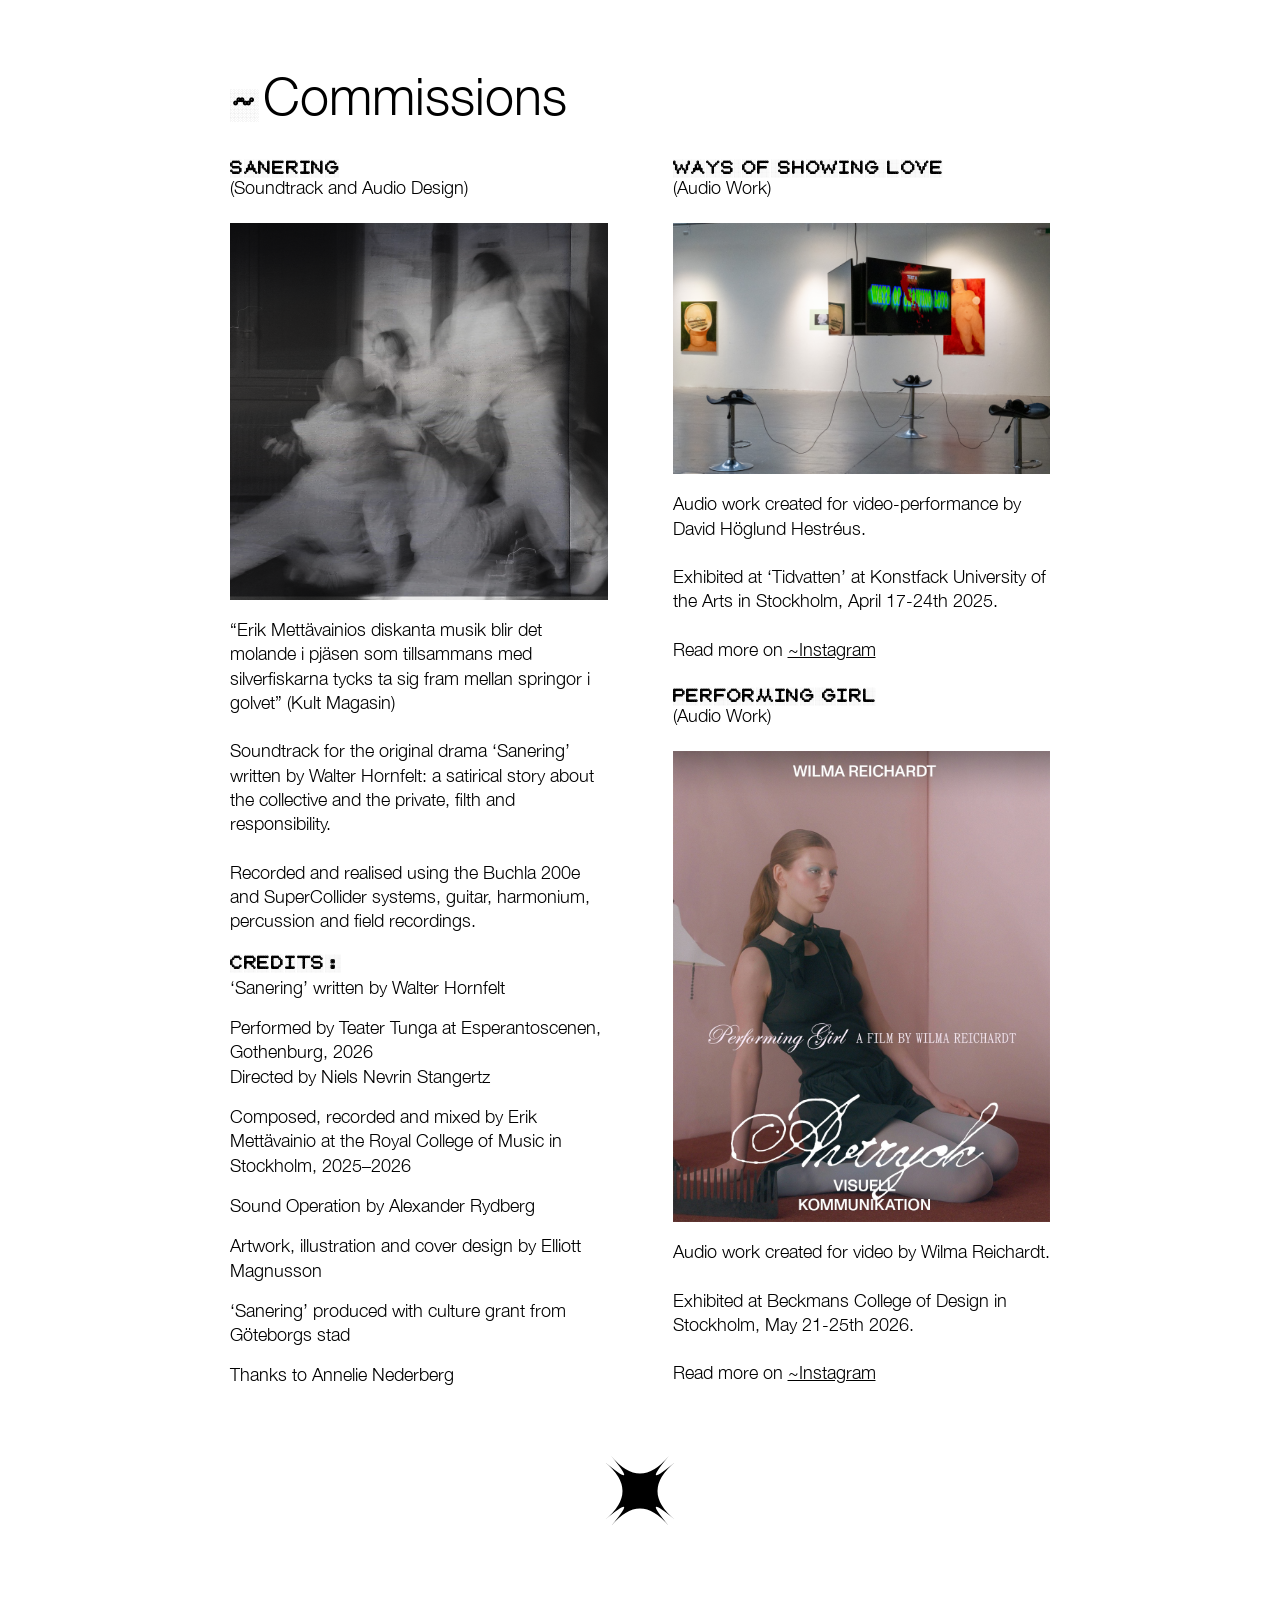
<file: commissions.html>
<!DOCTYPE html>
<html lang="en">
<head>
<meta charset="UTF-8">
<meta name="viewport" content="width=device-width, initial-scale=1.0">

<link rel="icon" type="image/png" href="favicon.png">

<title>Commissions — Erik Mettävainio</title>
  <meta name="description"
content="Erik Mettävainio is a Swedish electro-acoustic composer based in Stockholm.">

<style>
@font-face {
  font-family: "Bianzhidai";
  src: url("assets/fonts/bianzhidai.otf") format("opentype");
}

@font-face {
  font-family: "HelveticaCustom";
  src: url("assets/fonts/helveticaneue-light.woff2");
}

* {
  margin: 0;
  padding: 0;
  box-sizing: border-box;
}

html {
  background: white;
  transition: filter 0.15s ease;
}

html.invert-click {
  filter: invert(1);
}

body {
  background: white;
  color: black;
  font-family: "HelveticaCustom", Helvetica, Arial, sans-serif;
  font-weight: 300;
}

.page {
  min-height: 100vh;
  display: flex;
  justify-content: center;
  padding: 70px 24px;
}

.container {
  width: 100%;
  max-width: 820px;
}

.page-title {
  font-size: 52px;
  font-weight: 300;
  margin-bottom: 40px;
  line-height: 1;
}

.tilde {
  font-family: "Bianzhidai", monospace;
  font-size: 32px;
  margin-right: 4px;
}

.commissions-grid {
  display: grid;
  grid-template-columns: 1fr 1fr;
  gap: 65px;
}

.project {
  margin-bottom: 28px;
}

.project-title {
  font-family: "Bianzhidai", monospace;
  font-size: 18px;
  line-height: 1;
}

.project-type,
p,
li,
a {
  font-size: 18px;
  line-height: 1.35;
  font-weight: 300;
}

.project-type {
  margin-bottom: 22px;
}

p {
  margin-bottom: 24px;
}

.credits-title {
  font-family: "Bianzhidai", monospace;
  font-size: 18px;
  line-height: 1;
  margin-bottom: 4px;
}

.credits p {
  font-size: 18px;
  line-height: 1.35;
  margin-bottom: 16px;
}

a {
  color: black;
  text-decoration: underline;
  transition: opacity .2s ease, transform .25s ease;
  display: inline-block;
}

a:hover {
  opacity: .6;
  transform: translateX(4px);
}

.star-link {
  display: inline-block;
  text-decoration: none;
  transition: none;
}

.star-link:hover {
  opacity: 1;
  transform: none;
}

.star {
  width: 70px;
  transition: filter .2s ease;
}

.star-link:hover .star {
  filter: blur(4px);
}

.star-wrapper {
  display: flex;
  justify-content: center;
  margin-top: 40px;
}

.font-react-letter {
  display: inline-block;
  transition: font-family 0.08s ease;
}

.font-react-letter.touched {
  font-family: "Bianzhidai", monospace;
}

.project-title,
.credits-title {
  font-family: "Bianzhidai", monospace;
  font-size: 18px;
  line-height: 0.8;
  letter-spacing: 0.04em;
  font-weight: normal;
}

.project-image {
width: 100%;
max-width: 400px;
display: block;
margin-bottom: 18px;
}

@media (max-width: 700px) {
  .page-title {
    font-size: 42px;
  }

  .tilde {
    font-size: 28px;
  }

  .commissions-grid {
    grid-template-columns: 1fr;
    gap: 40px;
  }

  .project-title,
  .project-type,
  p,
  li,
  a,
  .credits-title {
    font-size: 17px;
  }

  .credits p {
    font-size: 13px;
  }
}
</style>
</head>

<body>

<main class="page">
<section class="container">

  <h1 class="page-title">
  <span class="tilde">~</span><span class="reactive-header">Commissions</span>
</h1>

  <div class="commissions-grid">

    <div class="column">

      <article class="project">
        <h2 class="project-title">SANERING</h2>

<p class="project-type">
  (Soundtrack and Audio Design)
</p>

<img
  class="project-image"
  src="assets/sanering_bild.png"
  alt="Sanering"
>

        <p>
          “Erik Mettävainios diskanta musik blir det molande i pjäsen
          som tillsammans med silverfiskarna tycks ta sig fram mellan
          springor i golvet” (Kult Magasin)
        </p>

        <p>
          Soundtrack for the original drama ‘Sanering’ written by
          Walter Hornfelt: a satirical story about the collective and
          the private, filth and responsibility.
        </p>

        <p>
          Recorded and realised using the Buchla 200e and SuperCollider
          systems, guitar, harmonium, percussion and field recordings.
        </p>

        <div class="credits">
          <h3 class="credits-title">CREDITS:</h3>

          <p>
            ‘Sanering’ written by Walter Hornfelt
          </p>

          <p>
            Performed by Teater Tunga at Esperantoscenen,
            Gothenburg, 2026<br>
            Directed by Niels Nevrin Stangertz
          </p>

          <p>
            Composed, recorded and mixed by Erik Mettävainio
            at the Royal College of Music in Stockholm, 2025–2026
          </p>

          <p>
            Sound Operation by Alexander Rydberg
          </p>

          <p>
            Artwork, illustration and cover design by Elliott Magnusson
          </p>

          <p>
            ‘Sanering’ produced with culture grant from Göteborgs stad
          </p>

          <p>
            Thanks to Annelie Nederberg
          </p>
        </div>
      </article>

    </div>

    <div class="column">

     <article class="project">
  <h2 class="project-title">WAYS OF SHOWING LOVE</h2>

  <p class="project-type">(Audio Work)</p>

  <img
    class="project-image"
    src="assets/wosl_bild.jpg"
    alt="Ways of Showing Love"
  >

  <p>
    Audio work created for video-performance by David Höglund Hestréus.
  </p>

  <p>
    Exhibited at ‘Tidvatten’ at Konstfack University of the Arts
    in Stockholm, April 17-24th 2025.
  </p>

  <p>
    Read more on
    <a
      href="https://www.instagram.com/reel/DJHbImEIu46/?igsh=Y2ZmdGQwaXdzM2ds"
      target="_blank"
      rel="noopener noreferrer"
    >~Instagram</a>
  </p>
</article>

      <article class="project">

  <h2 class="project-title">PERFORMING GIRL</h2>

  <p class="project-type">(Audio Work)</p>

  <img
    class="project-image"
    src="assets/performing_girl_bild.jpg"
    alt="Performing Girl"
  >

  <p>
    Audio work created for video by Wilma Reichardt.
  </p>

  <p>
    Exhibited at Beckmans College of Design in Stockholm,
    May 21-25th 2026.
  </p>

  <p>
    Read more on
    <a
      href="https://www.instagram.com/p/DYxP1yLDD50/?img_index=2&igsh=MTZvaGRlcWNnYXVwag=="
      target="_blank"
      rel="noopener noreferrer"
    >~Instagram</a>
  </p>

</article>

    </div>

  </div>

  <div class="star-wrapper">
  <a href="index.html" class="star-link">
    <img
      class="star"
      src="assets/about_star.svg"
      alt="Home"
    >
  </a>
</div>

</section>
</main>

<script>
/* Header font-react effect */

document.querySelectorAll(".reactive-header").forEach(element => {
  const text = element.textContent;
  element.innerHTML = "";

  [...text].forEach(char => {
    const span = document.createElement("span");
    span.textContent = char;
    span.className = "font-react-letter";
    element.appendChild(span);
  });
});

const letters = document.querySelectorAll(".font-react-letter");
const radius = 70;

document.addEventListener("mousemove", e => {
  letters.forEach(letter => {
    const rect = letter.getBoundingClientRect();

    const dx = e.clientX - (rect.left + rect.width / 2);
    const dy = e.clientY - (rect.top + rect.height / 2);
    const distance = Math.hypot(dx, dy);

    letter.classList.toggle("touched", distance < radius);
  });
});

/* Click invert */

document.addEventListener("mousedown", () => {
  document.documentElement.classList.add("invert-click");
});

document.addEventListener("mouseup", () => {
  document.documentElement.classList.remove("invert-click");
});

document.addEventListener("mouseleave", () => {
  document.documentElement.classList.remove("invert-click");
});
</script>

</body>
</html>
</file>
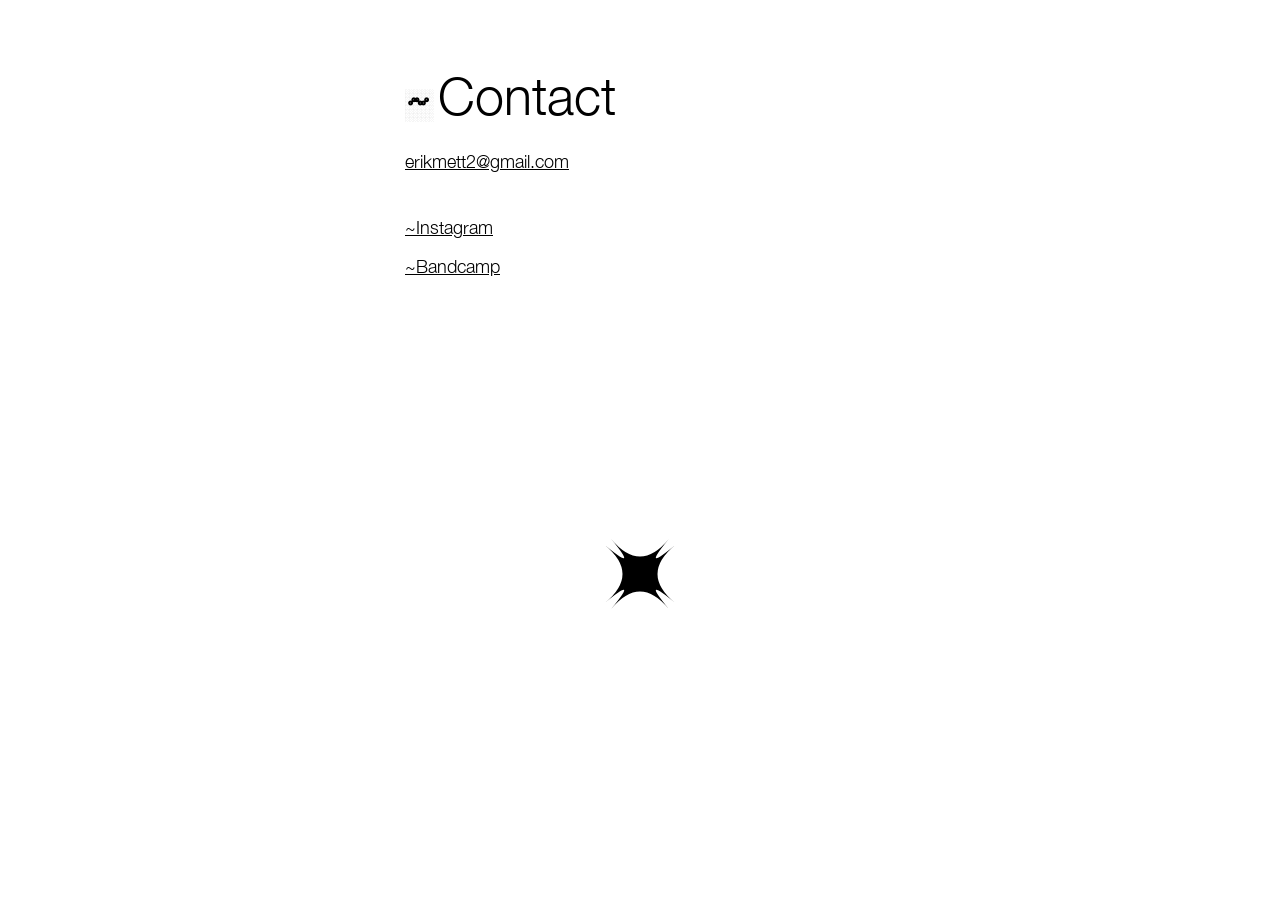
<file: contact.html>
<!DOCTYPE html>
<html lang="en">
<head>
<meta charset="UTF-8">
<meta name="viewport" content="width=device-width, initial-scale=1.0">

<link rel="icon" type="image/png" href="favicon.png">

<title>Contact — Erik Mettävainio</title>
  <meta name="description"
content="Erik Mettävainio is a Swedish electro-acoustic composer based in Stockholm.">

<style>
@font-face {
  font-family: "Bianzhidai";
  src: url("assets/fonts/bianzhidai.otf") format("opentype");
}

@font-face {
  font-family: "HelveticaCustom";
  src: url("assets/fonts/helveticaneue-light.woff2");
}

* {
  margin: 0;
  padding: 0;
  box-sizing: border-box;
}

html {
  background: white;
  transition: filter 0.15s ease;
}

html.invert-click {
  filter: invert(1);
}

body {
  background: white;
  color: black;
  font-family: "HelveticaCustom", Helvetica, Arial, sans-serif;
  font-weight: 300;
}

.contact-page {
  min-height: 100vh;
  display: flex;
  justify-content: center;
  padding: 70px 24px;
}

.contact-container {
  width: 100%;
  max-width: 470px;
}

.page-title {
  font-size: 52px;
  font-weight: 300;
  margin-bottom: 28px;
  line-height: 1;
}

.tilde {
  font-family: "Bianzhidai", monospace;
  font-size: 32px;
  margin-right: 4px;
}

.links {
  display: flex;
  flex-direction: column;
  align-items: flex-start;
  gap: 14px;
  font-size: 18px;
  line-height: 1.35;
}

.mail {
  margin-bottom: 28px;
}

a {
  color: black;
  text-decoration: underline;
  transition: opacity .2s ease, transform .25s ease;
}

a:hover {
  opacity: .6;
  transform: translateX(4px);
}

.star-wrapper {
  display: flex;
  justify-content: center;
  margin-top: 260px;
}

.star {
  width: 70px;
  transition: transform .4s ease;
}

.star {
  width: 70px;
  transition: opacity .2s ease;
}

.star-link {
  display: inline-block;
  text-decoration: none;
  transition: none;
}

.star-link:hover {
  opacity: 1;
  transform: none;
}

.star {
  width: 70px;
  transition: filter .2s ease;
}

.star-link:hover .star {
  filter: blur(4px);
}

.font-react-letter {
  display: inline-block;
  transition: font-family 0.08s ease;
}

.font-react-letter.touched {
  font-family: "Bianzhidai", monospace;
}

@media (max-width: 600px) {
  .page-title {
    font-size: 42px;
  }

  .tilde {
    font-size: 28px;
  }

  .links {
    font-size: 17px;
  }

  .star-wrapper {
    margin-top: 180px;
  }
}
</style>
</head>

<body>

<main class="contact-page">
  <section class="contact-container">

    <h1 class="page-title">
  <span class="tilde">~</span><span class="reactive-header">Contact</span>
</h1>

    <div class="links">
      <a class="mail" href="mailto:erikmett2@gmail.com">
        erikmett2@gmail.com
      </a>

      <a
        href="https://www.instagram.com/ebmett1000000"
        target="_blank"
        rel="noopener noreferrer"
      >
        ~Instagram
      </a>

      <a
        href="https://erikmettavainio.bandcamp.com"
        target="_blank"
        rel="noopener noreferrer"
      >
        ~Bandcamp
      </a>
    </div>

    <div class="star-wrapper">
  <a href="index.html" class="star-link">
    <img
      class="star"
      src="assets/about_star.svg"
      alt="Home"
    >
  </a>
</div>
    </div>

  </section>
</main>

<script>
/* Header font-react effect */

document.querySelectorAll(".reactive-header").forEach(element => {
  const text = element.textContent;
  element.innerHTML = "";

  [...text].forEach(char => {
    const span = document.createElement("span");
    span.textContent = char;
    span.className = "font-react-letter";
    element.appendChild(span);
  });
});

const letters = document.querySelectorAll(".font-react-letter");
const radius = 70;

document.addEventListener("mousemove", e => {
  letters.forEach(letter => {
    const rect = letter.getBoundingClientRect();

    const dx = e.clientX - (rect.left + rect.width / 2);
    const dy = e.clientY - (rect.top + rect.height / 2);
    const distance = Math.hypot(dx, dy);

    letter.classList.toggle("touched", distance < radius);
  });
});

/* Click invert */

document.addEventListener("mousedown", () => {
  document.documentElement.classList.add("invert-click");
});

document.addEventListener("mouseup", () => {
  document.documentElement.classList.remove("invert-click");
});

document.addEventListener("mouseleave", () => {
  document.documentElement.classList.remove("invert-click");
});
</script>

</body>
</html>
</file>
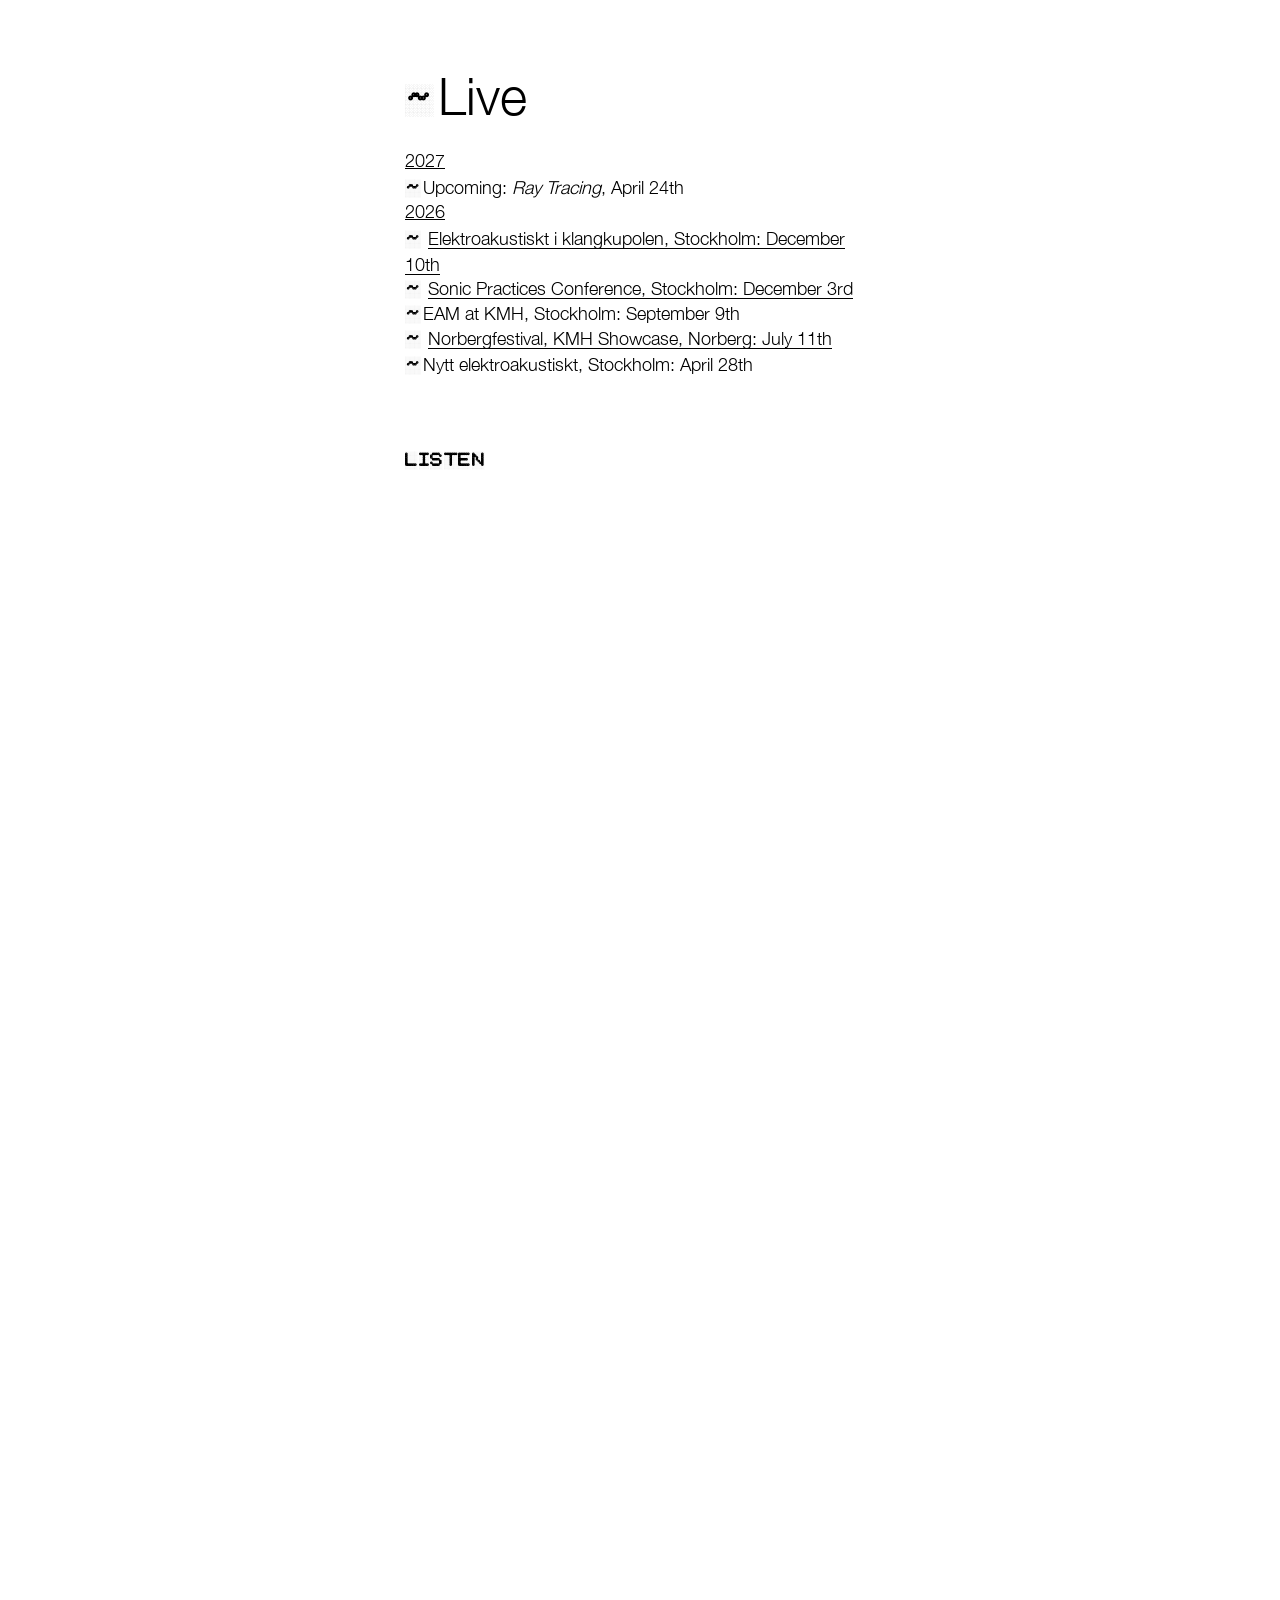
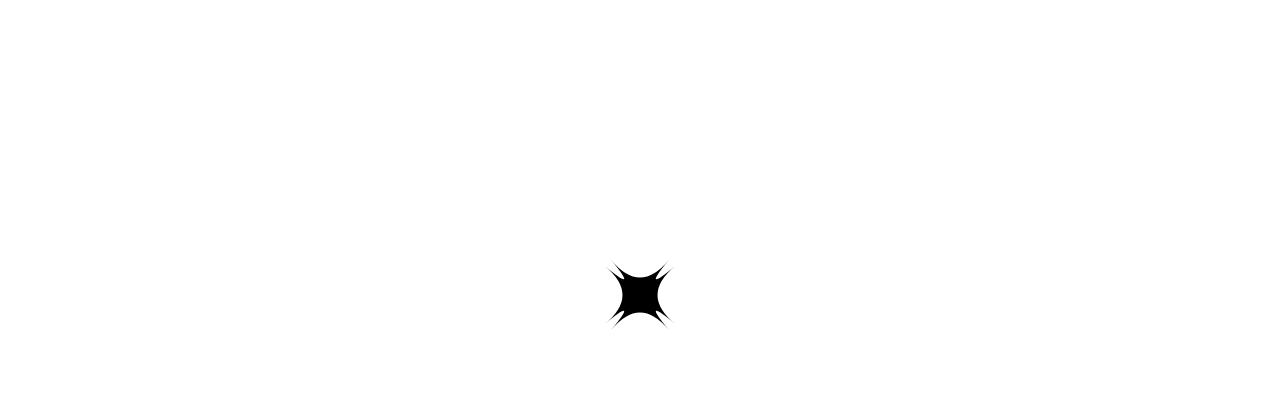
<file: live.html>
<!DOCTYPE html>
<html lang="en">
<head>
<meta charset="UTF-8">
<meta name="viewport" content="width=device-width, initial-scale=1.0">

<link rel="icon" type="image/png" href="favicon.png">

<title>Live — Erik Mettävainio</title>
<meta name="description"
content="Erik Mettävainio is a Swedish electro-acoustic composer based in Stockholm.">

<style>
@font-face {
  font-family: "Bianzhidai";
  src: url("assets/fonts/bianzhidai.otf") format("opentype");
}

@font-face {
  font-family: "HelveticaCustom";
  src: url("assets/fonts/helveticaneue-light.woff2");
}

* {
  margin: 0;
  padding: 0;
  box-sizing: border-box;
}

html {
  background: white;
  transition: filter 0.15s ease;
}

html.invert-click {
  filter: invert(1);
}

body {
  background: white;
  color: black;
  font-family: "HelveticaCustom", Helvetica, Arial, sans-serif;
  font-weight: 300;
}

.live-page {
  min-height: 100vh;
  display: flex;
  justify-content: center;
  padding: 70px 24px;
}

.live-container {
  width: 100%;
  max-width: 470px;
}

.page-title {
  font-size: 52px;
  font-weight: 300;
  margin-bottom: 28px;
  line-height: 1;
}

.tilde {
  font-family: "Bianzhidai", monospace;
  font-size: 32px;
  margin-right: 4px;
  vertical-align: 5px;
}

.year {
  font-size: 18px;
  font-weight: 300;
  text-decoration: underline;
  margin-bottom: 4px;
}

.live-list {
  list-style: none;
  font-size: 18px;
  line-height: 1.35;
  font-weight: 300;
}

.live-list li::before {
  content: "~";
  font-family: "Bianzhidai", monospace;
  margin-right: 2px;
}

.star-wrapper {
  display: flex;
  justify-content: center;
  margin-top: 320px;
}

.star {
  width: 70px;
  transition: transform .4s ease;
}

.star {
  width: 70px;
  transition: opacity .2s ease;
}

.star-link {
  display: inline-block;
  text-decoration: none;
  transition: none;
}

.star-link:hover {
  opacity: 1;
  transform: none;
}

.star {
  width: 70px;
  transition: filter .2s ease;
}

.star-link:hover .star {
  filter: blur(4px);
}

.font-react-letter {
  display: inline-block;
  transition: font-family 0.08s ease;
}

.font-react-letter.touched {
  font-family: "Bianzhidai", monospace;
}

.video-section {
  margin-top: 72px;
}

.video-card {
  margin-bottom: 64px;
}

.video-title {
  font-family: "Bianzhidai", monospace;
  font-size: 18px;
  text-transform: uppercase;
  margin-bottom: 24px;
  letter-spacing: 0.03em;
}

.video-frame {
  width: 100%;
  aspect-ratio: 9 / 16;
}

.video-frame iframe {
  width: 100%;
  height: 100%;
  border: none;
}

  .live-list a {
  color: inherit;
  text-decoration: underline;
  text-underline-offset: 3px;
  transition: opacity 0.2s ease;
}

.live-list a:hover {
  opacity: 0.4;
}

@media (max-width: 600px) {
  .page-title {
    font-size: 42px;
  }

  .tilde {
    font-size: 28px;
  }

  .year,
  .live-list {
    font-size: 17px;
  }

  .star-wrapper {
    margin-top: 220px;
  }
}
</style>
</head>

<body>

<main class="live-page">
  <section class="live-container">

    <h1 class="page-title">
      <span class="tilde">~</span><span class="reactive-header">Live</span>
    </h1>

    <p class="year">2027</p>

    <ul class="live-list">
      <li>Upcoming: <em>Ray Tracing</em>, April 24th</li>
    </ul>

    <p class="year">2026</p>

    <ul class="live-list">
      <li>
        <a href="https://kmh.confetti.events/elektroakustiskt-i-klangkupolen">
          Elektroakustiskt i klangkupolen, Stockholm: December 10th
          </a>
          </li>
       <li>
    <a href="https://kmh.confetti.events/sonic-practices-conference-2026-concert-1">
      Sonic Practices Conference, Stockholm: December 3rd
    </a>
  </li>
      <li>EAM at KMH, Stockholm: September 9th</li>
      <li>
    <a href="https://norbergfestival.com/artist/eam-at-kmh">
      Norbergfestival, KMH Showcase, Norberg: July 11th
    </a>
      </li>
      <li>Nytt elektroakustiskt, Stockholm: April 28th</li>
    </ul>

    <section class="video-section">

      <p class="video-title">LISTEN</p>

      <article class="video-card">
        <div class="video-frame">
          <iframe
            src="https://www.youtube.com/embed/UR6dMNI-5Qo"
            title="Ray Tracing — Live performance"
            allowfullscreen>
          </iframe>
        </div>
      </article>

      <article class="video-card">
        <div class="video-frame">
          <iframe
            src="https://www.youtube.com/embed/R8avauCXcyI"
            title="Alkimia — Live performance"
            allowfullscreen>
          </iframe>
        </div>
      </article>

      <article class="video-card">
        <div class="video-frame">
          <iframe
            src="https://www.youtube.com/embed/Fvp_b9rYU88"
            title="Live performance"
            allowfullscreen>
          </iframe>
        </div>
      </article>

    </section>

    <div class="star-wrapper">
      <a href="index.html" class="star-link">
        <img
          class="star"
          src="assets/about_star.svg"
          alt="Home"
        >
      </a>
    </div>

  </section>
</main>

<script>
/* Header font-react effect */

document.querySelectorAll(".reactive-header").forEach(element => {
  const text = element.textContent;
  element.innerHTML = "";

  [...text].forEach(char => {
    const span = document.createElement("span");
    span.textContent = char;
    span.className = "font-react-letter";
    element.appendChild(span);
  });
});

const letters = document.querySelectorAll(".font-react-letter");
const radius = 70;

document.addEventListener("mousemove", e => {
  letters.forEach(letter => {
    const rect = letter.getBoundingClientRect();

    const dx = e.clientX - (rect.left + rect.width / 2);
    const dy = e.clientY - (rect.top + rect.height / 2);
    const distance = Math.hypot(dx, dy);

    letter.classList.toggle("touched", distance < radius);
  });
});

/* Click invert */

document.addEventListener("mousedown", () => {
  document.documentElement.classList.add("invert-click");
});

document.addEventListener("mouseup", () => {
  document.documentElement.classList.remove("invert-click");
});

document.addEventListener("mouseleave", () => {
  document.documentElement.classList.remove("invert-click");
});
</script>

</body>
</html>
</file>
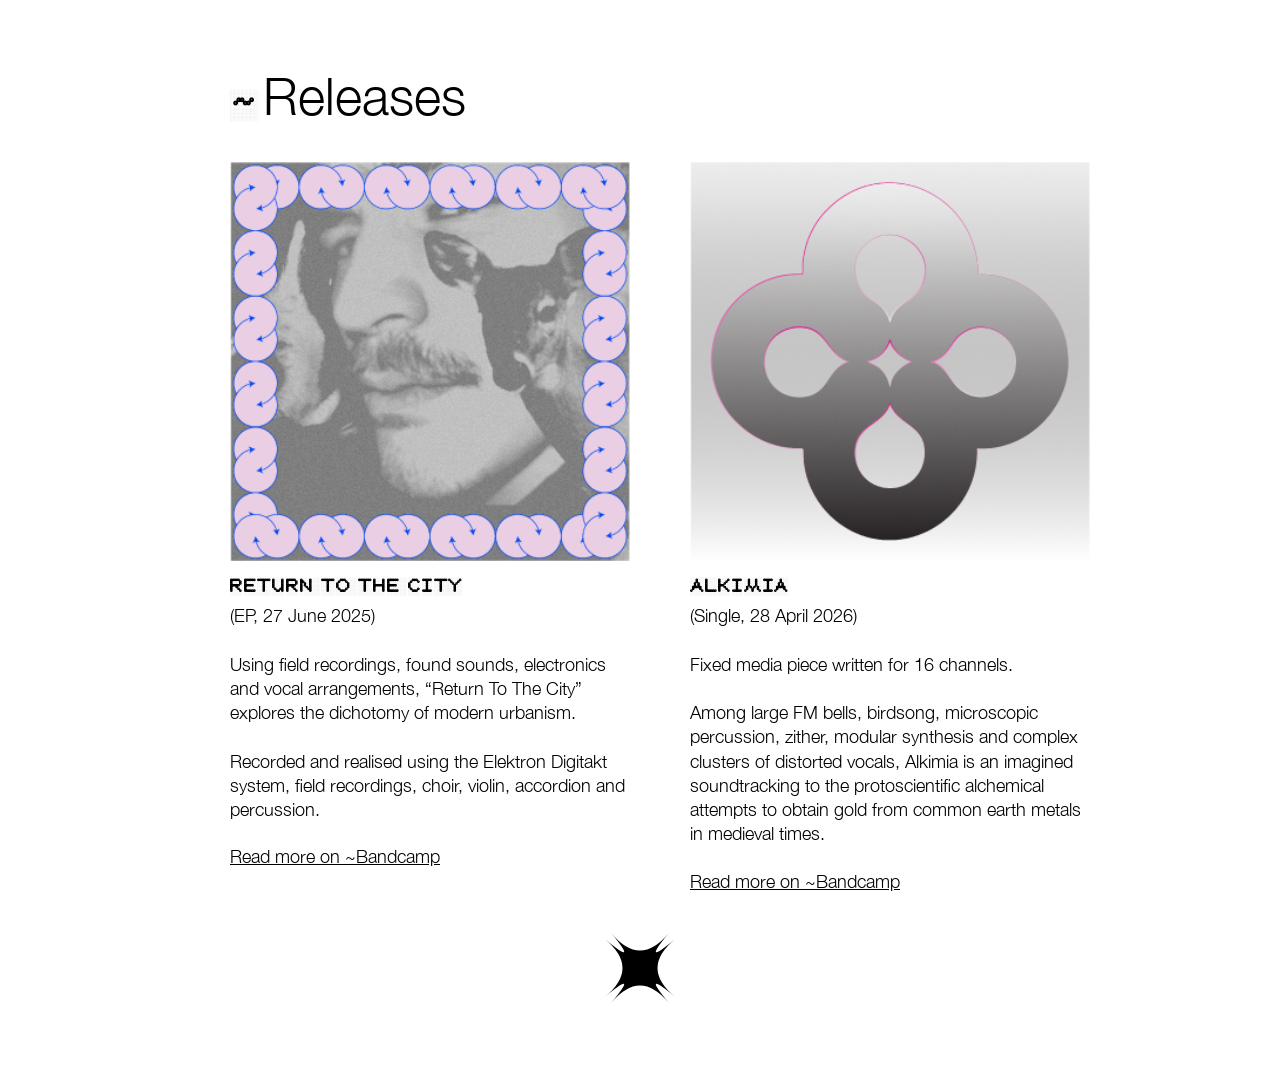
<file: releases.html>
<!DOCTYPE html>
<html lang="en">
<head>
<meta charset="UTF-8">
<meta name="viewport" content="width=device-width, initial-scale=1.0">

<link rel="icon" type="image/png" href="favicon.png">

<title>Releases — Erik Mettävainio</title>
  <meta name="description"
content="Erik Mettävainio is a Swedish electro-acoustic composer based in Stockholm.">

<style>

@font-face {
  font-family: "Bianzhidai";
  src: url("assets/fonts/bianzhidai.otf") format("opentype");
}

@font-face {
  font-family: "HelveticaCustom";
  src: url("assets/fonts/helveticaneue-light.woff2");
}

* {
  margin: 0;
  padding: 0;
  box-sizing: border-box;
}

html {
  background: white;
  transition: filter 0.15s ease;
}

html.invert-click {
  filter: invert(1);
}

body {
  background: white;
  color: black;
  font-family: "HelveticaCustom", Helvetica, Arial, sans-serif;
  font-weight: 300;
}

.page {
  min-height: 100vh;
  display: flex;
  justify-content: center;
  padding: 70px 24px;
}

.container {
  width: 100%;
  max-width: 820px;
}

/* HEADER */

.page-title {
  font-size: 52px;
  font-weight: 300;
  margin-bottom: 40px;
  line-height: 1;
}

.tilde {
  font-family: "Bianzhidai", monospace;
  font-size: 32px;
  margin-right: 4px;
}

/* RELEASE GRID */

.releases-grid {
  display: grid;
  grid-template-columns: 1fr 1fr;
  gap: 60px;
}

/* RELEASE */

.release {
  display: flex;
  flex-direction: column;
  align-items: flex-start;
}

.cover {
  width: 400px;
  margin-bottom: 18px;
}

.release-date {
  font-size: 18px;
  line-height: 1.35;
  margin-bottom: 24px;
}

.description {
  font-size: 18px;
  line-height: 1.35;
  margin-bottom: 24px;
}

/* BANDCAMP */

.bandcamp-link {
  color: black;
  text-decoration: underline;
  font-size: 18px;
  font-weight: 300;
  transition: opacity .2s ease;
}

.bandcamp-link:hover {
  opacity: .6;
}

/* STAR */

.star-wrapper {
  display: flex;
  justify-content: center;
  margin-top: 40px;
}

.star {
  width: 70px;
  transition: transform .4s ease;
}

.star {
  width: 70px;
  transition: opacity .2s ease;
}

.star-link {
  display: inline-block;
  text-decoration: none;
  transition: none;
}

.star-link:hover {
  opacity: 1;
  transform: none;
}

.star {
  width: 70px;
  transition: filter .2s ease;
}

.star-link:hover .star {
  filter: blur(4px);
}

.font-react-letter {
  display: inline-block;
  transition: font-family 0.08s ease;
}

.font-react-letter.touched {
  font-family: "Bianzhidai", monospace;
}

.album-title {
  font-family: "Bianzhidai", monospace;
  font-size: 18px;
  line-height: 0.8;
  letter-spacing: 0.04em;
  font-weight: normal;
  margin-bottom: 10px;
}

/* MOBILE */

@media (max-width: 700px) {

  .page-title {
    font-size: 42px;
  }

  .tilde {
    font-size: 28px;
  }

  .releases-grid {
    grid-template-columns: 1fr;
    gap: 50px;
  }

  .cover {
    width: 120px;
  }

  .album-title,
  .release-date,
  .description,
  .bandcamp-link {
    font-size: 17px;
  }
}

</style>
</head>

<body>

<main class="page">

<section class="container">

  <h1 class="page-title">
  <span class="tilde">~</span><span class="reactive-header">Releases</span>
</h1>

  <div class="releases-grid">

    <!-- RETURN TO THE CITY -->

    <article class="release">

      <img
        class="cover"
        src="assets/rttc_image.png"
        alt="Return To The City"
      >

      <h2 class="album-title">
        RETURN TO THE CITY
      </h2>

      <p class="release-date">
        (EP, 27 June 2025)
      </p>

      <p class="description">
        Using field recordings, found sounds, electronics and vocal
        arrangements, “Return To The City” explores the dichotomy of
        modern urbanism.
      </p>

      <p class="description">
        Recorded and realised using the Elektron Digitakt system,
        field recordings, choir, violin, accordion and percussion.
      </p>

      <a
        class="bandcamp-link"
        href="https://erikmettavainio.bandcamp.com/album/return-to-the-city"
        target="_blank"
      >
        Read more on ~Bandcamp
      </a>

    </article>

    <!-- ALKIMIA -->

    <article class="release">

      <img
        class="cover"
        src="assets/alkimia_image.png"
        alt="Alkimia"
      >

      <h2 class="album-title">
        ALKIMIA
      </h2>

      <p class="release-date">
        (Single, 28 April 2026)
      </p>

      <p class="description">
        Fixed media piece written for 16 channels.
      </p>

      <p class="description">
        Among large FM bells, birdsong, microscopic percussion,
        zither, modular synthesis and complex clusters of distorted
        vocals, Alkimia is an imagined soundtracking to the
        protoscientific alchemical attempts to obtain gold from
        common earth metals in medieval times.
      </p>

      <a
        class="bandcamp-link"
        href="https://erikmettavainio.bandcamp.com/track/alkimia"
        target="_blank"
      >
        Read more on ~Bandcamp
      </a>

    </article>

  </div>

  <div class="star-wrapper">
  <a href="index.html" class="star-link">
    <img
      class="star"
      src="assets/about_star.svg"
      alt="Home"
    >
  </a>
</div>

</section>

</main>

<script>
/* Header font-react effect */

document.querySelectorAll(".reactive-header").forEach(element => {
  const text = element.textContent;
  element.innerHTML = "";

  [...text].forEach(char => {
    const span = document.createElement("span");
    span.textContent = char;
    span.className = "font-react-letter";
    element.appendChild(span);
  });
});

const letters = document.querySelectorAll(".font-react-letter");
const radius = 70;

document.addEventListener("mousemove", e => {
  letters.forEach(letter => {
    const rect = letter.getBoundingClientRect();

    const dx = e.clientX - (rect.left + rect.width / 2);
    const dy = e.clientY - (rect.top + rect.height / 2);
    const distance = Math.hypot(dx, dy);

    letter.classList.toggle("touched", distance < radius);
  });
});

/* Click invert */

document.addEventListener("mousedown", () => {
  document.documentElement.classList.add("invert-click");
});

document.addEventListener("mouseup", () => {
  document.documentElement.classList.remove("invert-click");
});

document.addEventListener("mouseleave", () => {
  document.documentElement.classList.remove("invert-click");
});
</script>

</body>
</html>
</file>
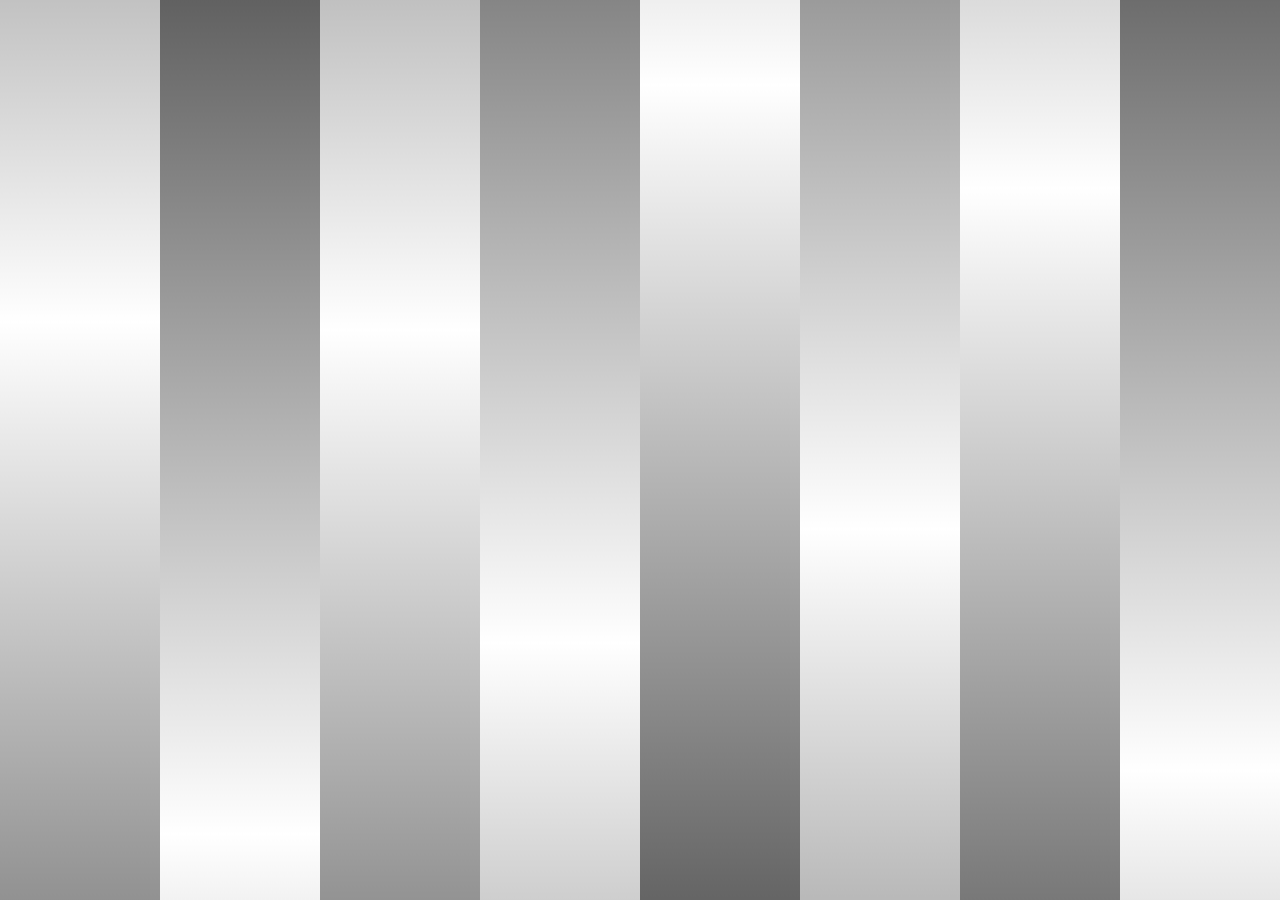
<file: test.html>
<!doctype html>
<html lang="en">
<head>
  <meta charset="UTF-8" />
  <meta name="viewport" content="width=device-width, initial-scale=1.0" />
  <title>Smooth Zig-Zag Gradient Bands</title>

  <style>
    html, body {
      margin: 0;
      width: 100%;
      height: 100%;
      overflow: hidden;
      background: #000;
    }

    .background {
      position: fixed;
      inset: 0;
      display: flex;
      overflow: hidden;
    }

    .band {
      flex: 1;
      height: 100%;
      overflow: hidden;
      position: relative;
    }

    .band::before {
      content: "";
      position: absolute;
      left: 0;
      top: -100%;
      width: 100%;
      height: 300%;
      background: linear-gradient(
        to bottom,
        #000 0%,
        #fff 50%,
        #000 100%
      );
      transform: translateY(var(--shift));
      will-change: transform;
    }
  </style>
</head>

<body>
  <div class="background" id="background"></div>

  <script>
  const bandCount = 8;
  const background = document.getElementById("background");
  const bands = [];

  let mouseX = window.innerWidth / 2;
  let mouseY = window.innerHeight / 2;
  let hasCursor = false;

  for (let i = 0; i < bandCount; i++) {
    const band = document.createElement("div");
    band.className = "band";
    background.appendChild(band);

    bands.push({
      element: band,
      currentShift: 0
    });
  }

  window.addEventListener("mousemove", (e) => {
    hasCursor = true;
    mouseX = e.clientX;
    mouseY = e.clientY;
  });

  function animate(time) {
    const width = window.innerWidth;
    const height = window.innerHeight;
    const bandWidth = width / bandCount;

    bands.forEach((band, i) => {
      const base = i % 2 === 0 ? -height * 0.25 : height * 0.25;

      let targetShift;

      if (hasCursor) {
        const bandCenterX = i * bandWidth + bandWidth / 2;
        const distanceX = Math.abs(mouseX - bandCenterX);
        const influence = Math.max(0, 1 - distanceX / 400);

        const distanceY = mouseY - height / 2;
        const repel = -distanceY * influence * 1.1;

        targetShift = base + repel;
      } else {
        const wave =
          Math.sin(time * 0.0007 + i * 0.9) * height * 0.18;

        targetShift = base + wave;
      }

      band.currentShift += (targetShift - band.currentShift) * 0.08;

      band.element.style.setProperty(
        "--shift",
        `${band.currentShift}px`
      );
    });

    requestAnimationFrame(animate);
  }

requestAnimationFrame(animate);
</script>
</body>
</html>
</file>
